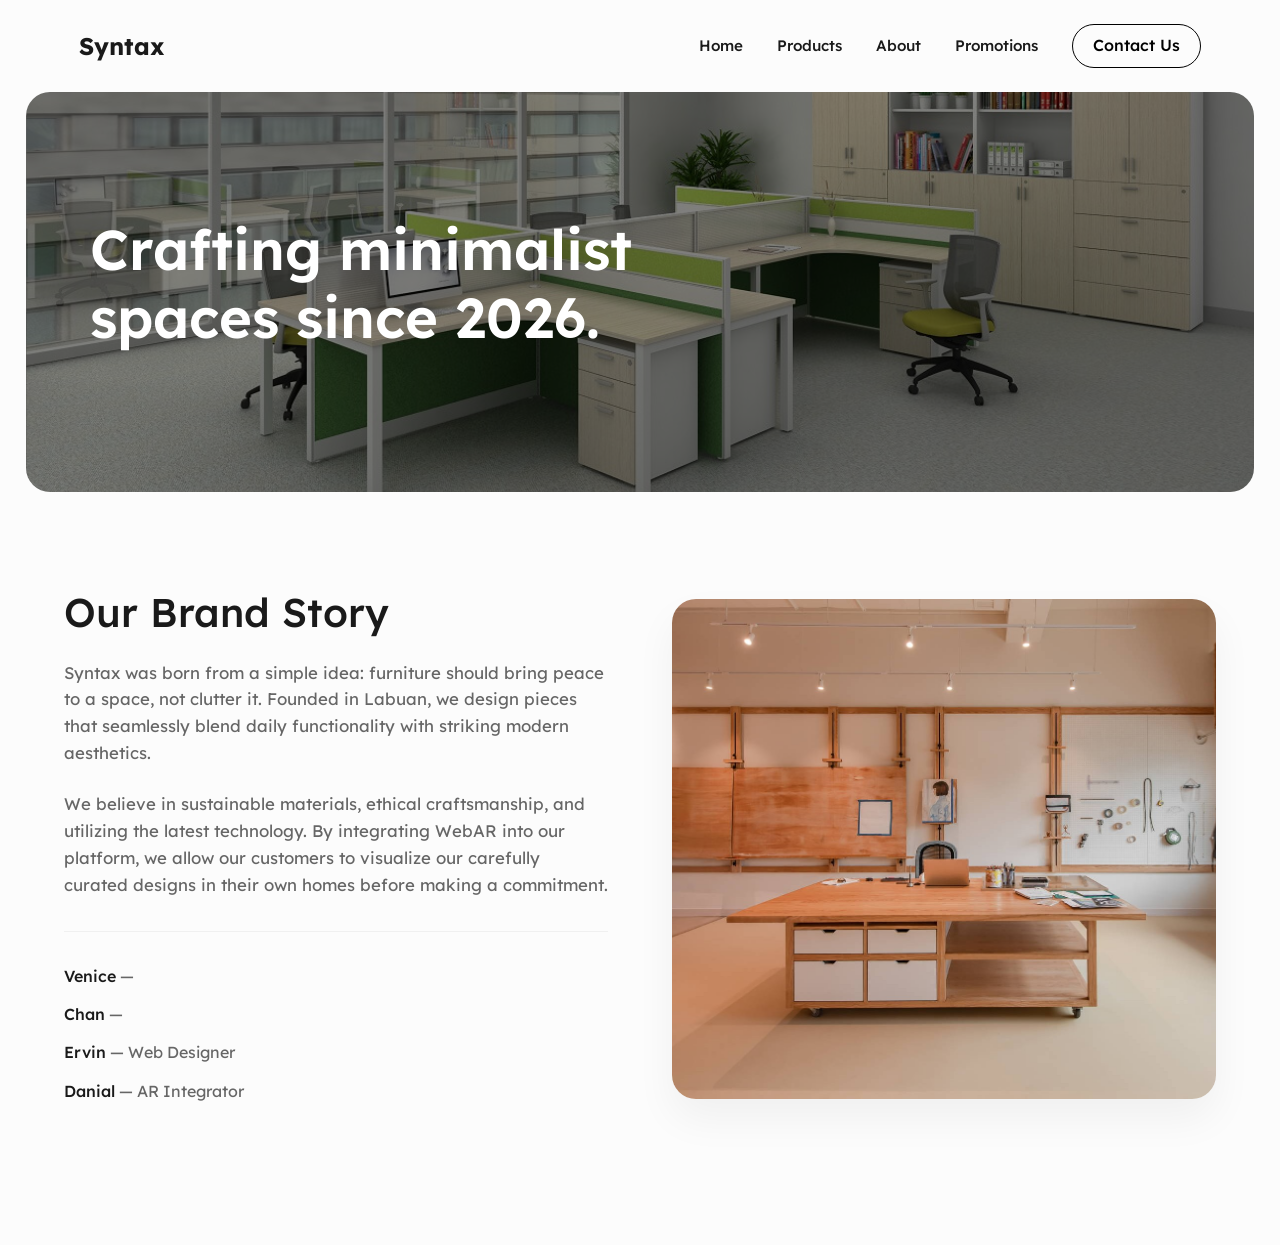
<file: about.html>
<!DOCTYPE html>
<html lang="en">
<head>
    <meta charset="UTF-8">
    <meta name="viewport" content="width=device-width, initial-scale=1.0">
    <title>Syntax Furniture | Brand Story</title>
    <link rel="stylesheet" href="css/styles.css">
</head>
<body>
    <nav>
        <div class="logo"><a href="index.html"><strong>Syntax</strong></a></div>
        <div class="links">
            <a href="index.html">Home</a>
            <a href="products.html">Products</a>
            <a href="about.html">About</a>
            <a href="promotions.html">Promotions</a>
            <a href="contact.html" class="btn btn-outline">Contact Us</a>
        </div>
    </nav>

    <div class="hero-container">
        <div class="hero" style="background-image: linear-gradient(rgba(0, 0, 0, 0.5), rgba(0, 0, 0, 0.5)), url('assets/images/about-hero.jpg'); min-height: 400px; height: 40vh;">
            <h1>Crafting minimalist<br>spaces since 2026.</h1>
        </div>
    </div>

    <div class="container" style="padding-top: 0;">
        <div class="about-grid">
            <div class="about-text">
                <h2>Our Brand Story</h2>
                <p>Syntax was born from a simple idea: furniture should bring peace to a space, not clutter it. Founded in Labuan, we design pieces that seamlessly blend daily functionality with striking modern aesthetics.</p>
                <p>We believe in sustainable materials, ethical craftsmanship, and utilizing the latest technology. By integrating WebAR into our platform, we allow our customers to visualize our carefully curated designs in their own homes before making a commitment.</p>
                
                <ul class="team-list">
                    <li><strong>Venice</strong> — </li>
                    <li><strong>Chan</strong> — </li>
                    <li><strong>Ervin</strong> — Web Designer</li>
                    <li><strong>Danial</strong> — AR Integrator</li>
                </ul>
            </div>
            
            <div>
                <img src="assets/images/about-story.jpg" alt="Furniture Design Studio" class="about-image">
            </div>
        </div>
    </div>

    <script src="js/script.js"></script>
</body>
</html>
</file>
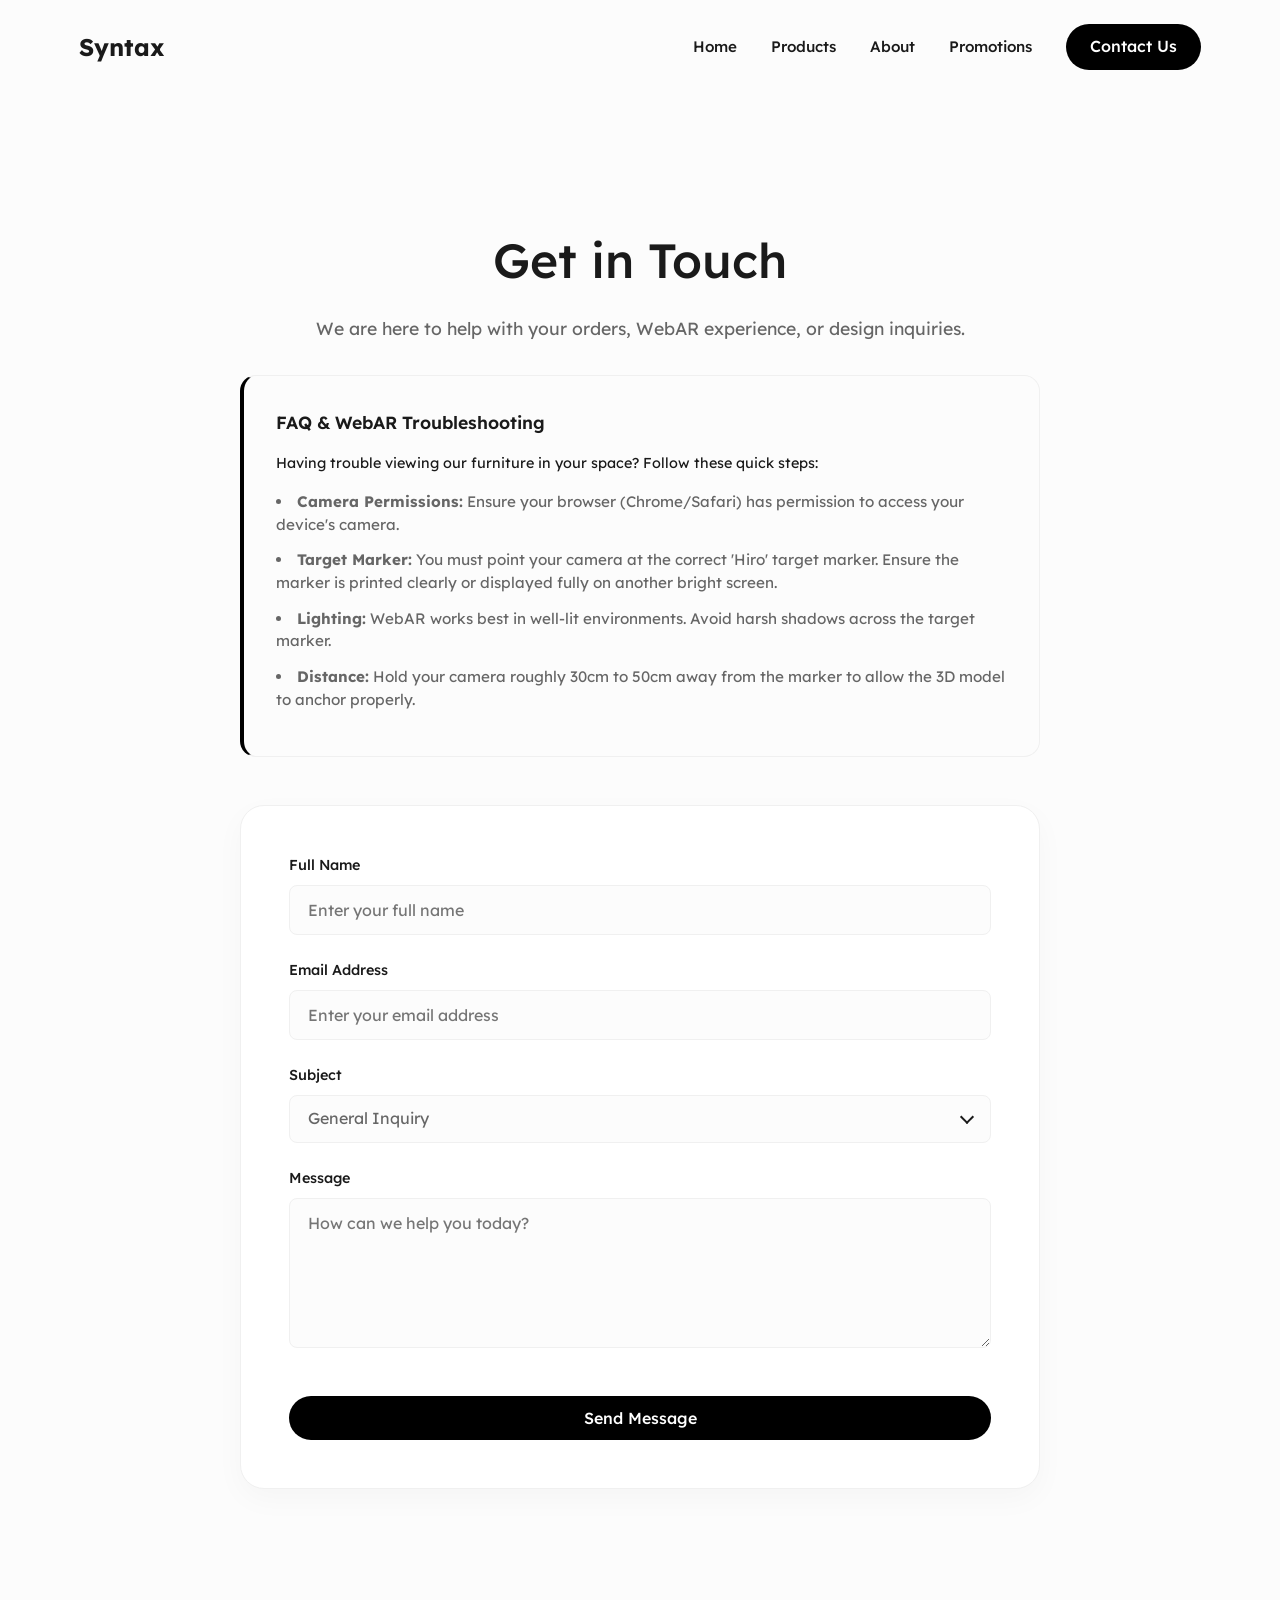
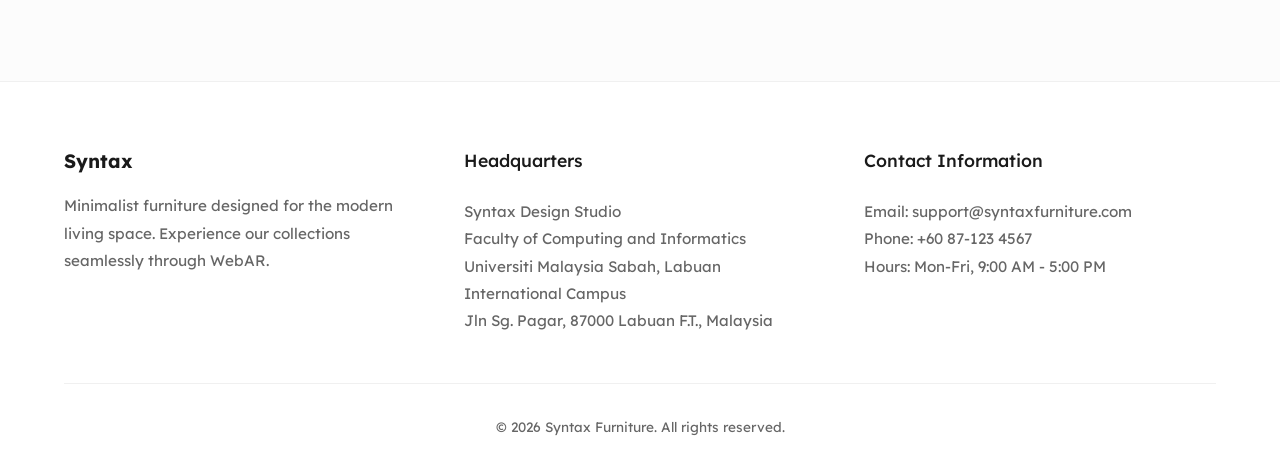
<file: contact.html>
<!DOCTYPE html>
<html lang="en">
<head>
    <meta charset="UTF-8">
    <meta name="viewport" content="width=device-width, initial-scale=1.0">
    <title>Syntax Furniture | Support & Contact</title>
    <link rel="stylesheet" href="css/styles.css">
</head>
<body>
    <nav>
        <div class="logo"><a href="index.html"><strong>Syntax</strong></a></div>
        <div class="links">
            <a href="index.html">Home</a>
            <a href="products.html">Products</a>
            <a href="about.html">About</a>
            <a href="promotions.html">Promotions</a>
            <a href="contact.html" class="btn" style="padding: 10px 24px;">Contact Us</a>
        </div>
    </nav>

    <!-- Page Header -->
    <div class="page-header">
        <h1>Get in Touch</h1>
        <p>We are here to help with your orders, WebAR experience, or design inquiries.</p>
    </div>

    <div class="container" style="padding-top: 0;">
        
        <!-- Centered Vertical Stack -->
        <div class="contact-stack">
            
            <!-- 1. WebAR Troubleshooting Guide First -->
            <div class="ar-guide-box">
                <h4>FAQ & WebAR Troubleshooting</h4>
                <p style="font-size: 0.9rem; margin-bottom: 1rem;">Having trouble viewing our furniture in your space? Follow these quick steps:</p>
                <ul>
                    <li><strong>Camera Permissions:</strong> Ensure your browser (Chrome/Safari) has permission to access your device's camera.</li>
                    <li><strong>Target Marker:</strong> You must point your camera at the correct 'Hiro' target marker. Ensure the marker is printed clearly or displayed fully on another bright screen.</li>
                    <li><strong>Lighting:</strong> WebAR works best in well-lit environments. Avoid harsh shadows across the target marker.</li>
                    <li><strong>Distance:</strong> Hold your camera roughly 30cm to 50cm away from the marker to allow the 3D model to anchor properly.</li>
                </ul>
            </div>

            <!-- 2. Contact Form Second -->
            <form class="contact-form" action="#" method="POST">
                <div class="form-group">
                    <label for="name">Full Name</label>
                    <input type="text" id="name" class="form-control" placeholder="Enter your full name" required>
                </div>
                
                <div class="form-group">
                    <label for="email">Email Address</label>
                    <input type="email" id="email" class="form-control" placeholder="Enter your email address" required>
                </div>
                
                <div class="form-group">
                    <label for="subject">Subject</label>
                    <div class="custom-select-wrapper" style="border: 1px solid var(--light-gray); border-radius: var(--radius-sm); padding: 10px 18px; background: var(--bg-color);">
                        <div class="custom-select">
                            <div class="custom-select-trigger">General Inquiry</div>
                            <div class="custom-options">
                                <span class="custom-option">General Inquiry</span>
                                <span class="custom-option">Order Support</span>
                                <span class="custom-option">WebAR Troubleshooting</span>
                                <span class="custom-option">Press & Media</span>
                            </div>
                        </div>
                    </div>
                </div>
                
                <div class="form-group">
                    <label for="message">Message</label>
                    <textarea id="message" class="form-control" placeholder="How can we help you today?" required></textarea>
                </div>
                
                <button type="submit" class="btn" style="width: 100%;">Send Message</button>
            </form>

        </div>
    </div>

    <!-- 3. Global Footer at the Bottom -->
    <footer>
        <div class="footer-grid">
            <div class="footer-col">
                <div class="logo" style="margin-bottom: 1rem; font-size: 1.2rem;"><strong>Syntax</strong></div>
                <p>Minimalist furniture designed for the modern living space. Experience our collections seamlessly through WebAR.</p>
            </div>
            <div class="footer-col">
                <h3>Headquarters</h3>
                <p>Syntax Design Studio<br>
                   Faculty of Computing and Informatics<br>
                   Universiti Malaysia Sabah, Labuan International Campus<br>
                   Jln Sg. Pagar, 87000 Labuan F.T., Malaysia</p>
            </div>
            <div class="footer-col">
                <h3>Contact Information</h3>
                <p>Email: support@syntaxfurniture.com<br>
                   Phone: +60 87-123 4567<br>
                   Hours: Mon-Fri, 9:00 AM - 5:00 PM</p>
            </div>
        </div>
        <div class="footer-bottom">
            <p>&copy; 2026 Syntax Furniture. All rights reserved.</p>
        </div>
    </footer>

    <script src="js/script.js"></script>
</body>
</html>
</file>
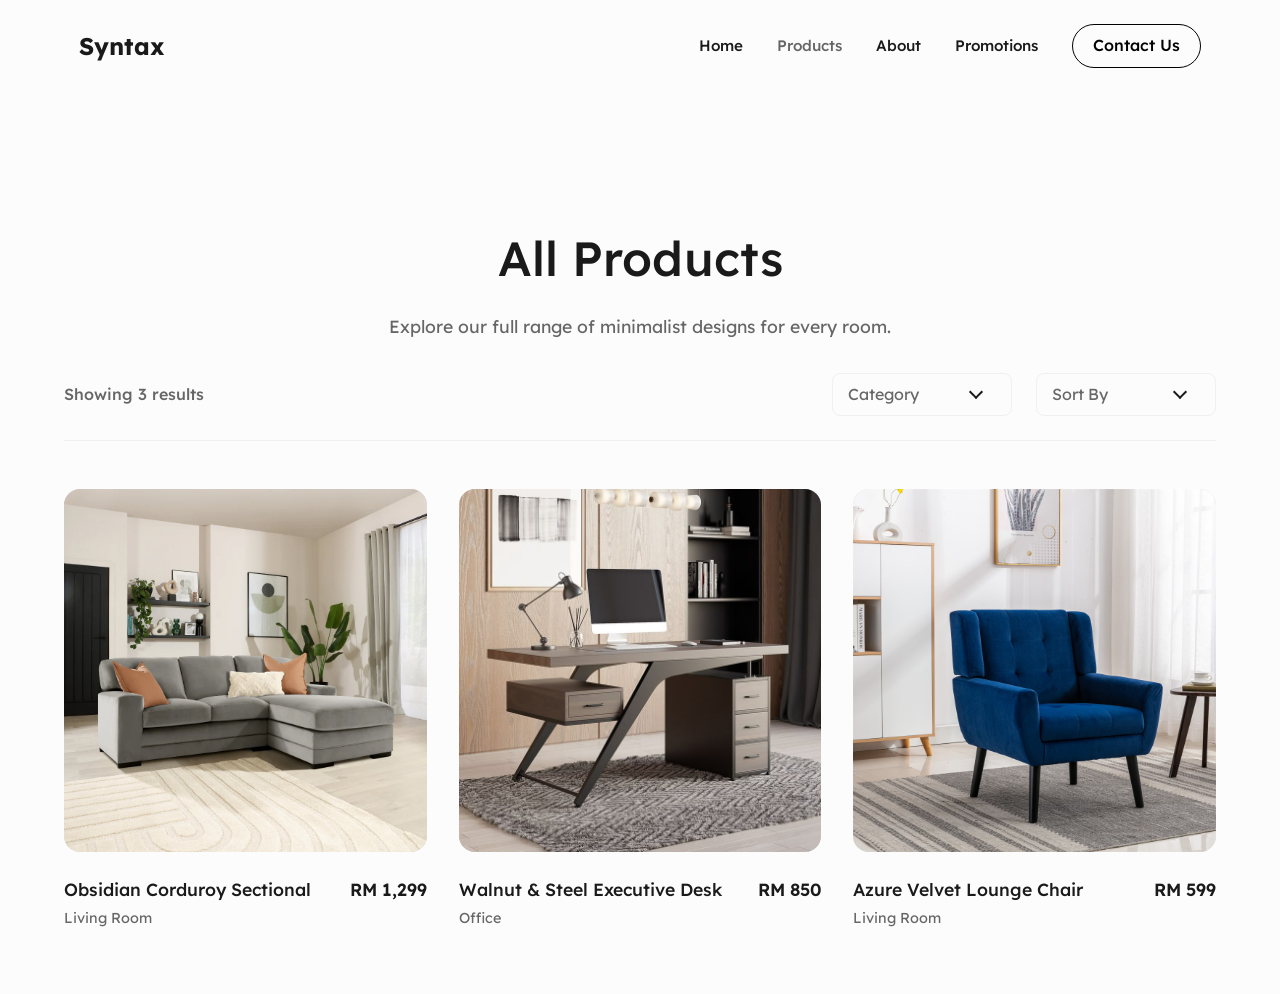
<file: products.html>
<!DOCTYPE html>
<html lang="en">
<head>
    <meta charset="UTF-8">
    <meta name="viewport" content="width=device-width, initial-scale=1.0">
    <title>Syntax Furniture | Products</title>
    <link rel="stylesheet" href="css/styles.css">
</head>
<body>
    <nav>
        <div class="logo"><a href="index.html"><strong>Syntax</strong></a></div>
        <div class="links">
            <a href="index.html">Home</a>
            <a href="products.html" style="color: var(--text-muted);">Products</a>
            <a href="about.html">About</a>
            <a href="promotions.html">Promotions</a>
            <a href="contact.html" class="btn btn-outline">Contact Us</a>
        </div>
    </nav>

    <div class="page-header">
        <h1>All Products</h1>
        <p>Explore our full range of minimalist designs for every room.</p>
    </div>

    <div class="container" style="padding-top: 0;">
        
        <div class="filter-bar">
            <p style="font-weight: 500; color: var(--text-muted);">Showing 3 results</p>
            
            <div class="filter-group">
                <div class="custom-select-wrapper">
                    <div class="custom-select">
                        <div class="custom-select-trigger">Category</div>
                        <div class="custom-options">
                            <span class="custom-option">All</span>
                            <span class="custom-option">Living Room</span>
                            <span class="custom-option">Bedroom</span>
                            <span class="custom-option">Office</span>
                        </div>
                    </div>
                </div>

                <div class="custom-select-wrapper">
                    <div class="custom-select">
                        <div class="custom-select-trigger">Sort By</div>
                        <div class="custom-options">
                            <span class="custom-option">Newest</span>
                            <span class="custom-option">Price: Low to High</span>
                            <span class="custom-option">Price: High to Low</span>
                        </div>
                    </div>
                </div>
            </div>
        </div>

        <div class="product-grid">
            <div class="card">
                <a href="product-detail/product-detail.html"><img src="assets/images/sofa-2d.png" alt="Obsidian Corduroy Sectional"></a>
                <div class="card-info">
                    <div>
                        <h3>Obsidian Corduroy Sectional</h3>
                        <p class="subtitle">Living Room</p>
                    </div>
                    <p class="price">RM 1,299</p>
                </div>
            </div>
            
            <div class="card">
                <a href="product-detail/product-detail-2.html"><img src="assets/images/desk-2d.jpg" alt="Walnut & Steel Executive Desk"></a>
                <div class="card-info">
                    <div>
                        <h3>Walnut & Steel Executive Desk</h3>
                        <p class="subtitle">Office</p>
                    </div>
                    <p class="price">RM 850</p>
                </div>
            </div>

            <div class="card">
                <a href="product-detail/product-detail-3.html"><img src="assets/images/chair-2d.png" alt="Azure Velvet Lounge Chair"></a>
                <div class="card-info">
                    <div>
                        <h3>Azure Velvet Lounge Chair</h3>
                        <p class="subtitle">Living Room</p>
                    </div>
                    <p class="price">RM 599</p>
                </div>
            </div>

        </div>
    </div>

    <script src="js/script.js"></script>
</body>
</html>
</file>
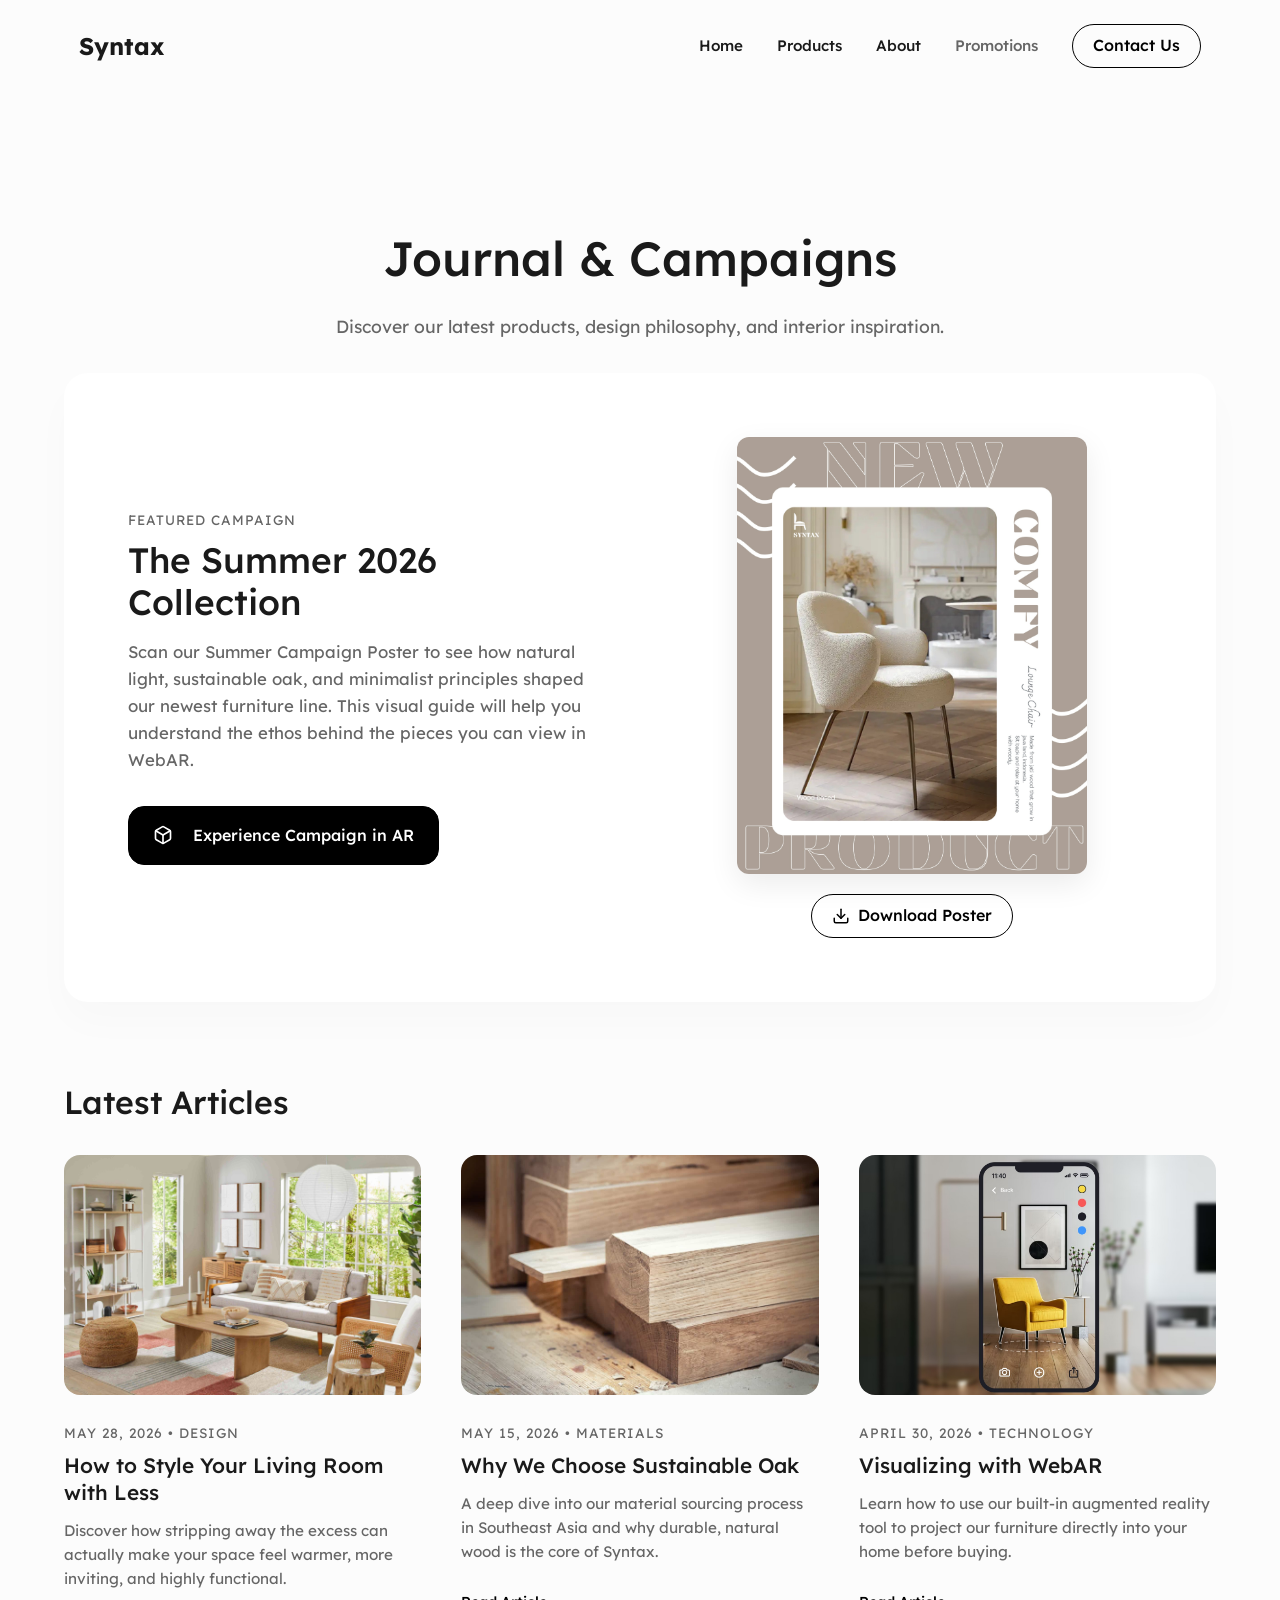
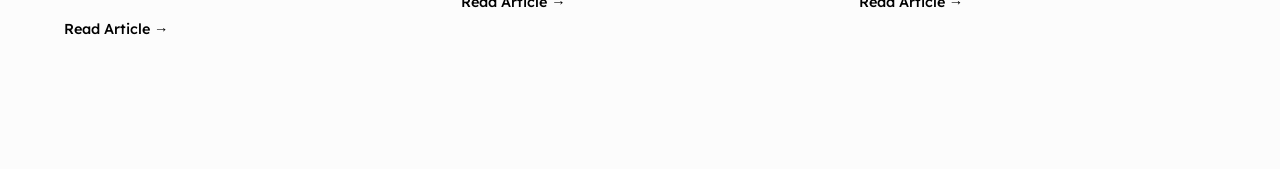
<file: promotions.html>
<!DOCTYPE html>
<html lang="en">
<head>
    <meta charset="UTF-8">
    <meta name="viewport" content="width=device-width, initial-scale=1.0">
    <title>Syntax Furniture | Promotions</title>
    <link rel="stylesheet" href="css/styles.css">
</head>
<body>
    <nav>
        <div class="logo"><a href="index.html"><strong>Syntax</strong></a></div>
        <div class="links">
            <a href="index.html">Home</a>
            <a href="products.html">Products</a>
            <a href="about.html">About</a>
            <a href="promotions.html" style="color: var(--text-muted);">Promotions</a>
            <a href="contact.html" class="btn btn-outline">Contact Us</a>
        </div>
    </nav>

    <div class="page-header">
        <h1>Journal & Campaigns</h1>
        <p>Discover our latest products, design philosophy, and interior inspiration.</p>
    </div>

    <div class="container" style="padding-top: 0;">
        
        <div class="campaign-section">
            <div class="campaign-text">
                <span class="blog-date">Featured Campaign</span>
                <h2>The Summer 2026 Collection</h2>
                <p>
                    Scan our Summer Campaign Poster to see how natural light, sustainable oak, and minimalist principles shaped our newest furniture line. This visual guide will help you understand the ethos behind the pieces you can view in WebAR.
                </p>
                <a href="ar/ar-promotion.html" class="btn btn-ar" style="display: inline-flex; width: fit-content; margin-top: 15px;">
                    <svg viewBox="0 0 24 24" fill="none" stroke="currentColor" stroke-width="2" stroke-linecap="round" stroke-linejoin="round" style="margin-right: 8px;">
                        <path d="M21 16V8a2 2 0 0 0-1-1.73l-7-4a2 2 0 0 0-2 0l-7 4A2 2 0 0 0 3 8v8a2 2 0 0 0 1 1.73l7 4a2 2 0 0 0 2 0l7-4A2 2 0 0 0 21 16z"></path>
                        <polyline points="3.27 6.96 12 12.01 20.73 6.96"></polyline>
                        <line x1="12" y1="22.08" x2="12" y2="12"></line>
                    </svg>
                    Experience Campaign in AR
                </a>
            </div>
            
            <div style="display: flex; flex-direction: column; align-items: center; justify-content: center; width: 100%;">
                
                <img src="assets/images/promotion.jpeg" alt="Summer 2026 Campaign Poster" style="width: 75%; max-width: 350px; height: auto; border-radius: 12px; box-shadow: 0 10px 30px rgba(0,0,0,0.08); margin-bottom: 20px;">
                
                <a href="assets/images/promotion.jpeg" download="Syntax_Summer_Campaign_Poster.jpg" class="btn btn-outline" style="display: inline-flex; align-items: center;">
                    <svg width="18" height="18" viewBox="0 0 24 24" fill="none" stroke="currentColor" stroke-width="2" stroke-linecap="round" stroke-linejoin="round" style="margin-right: 8px;">
                        <path d="M21 15v4a2 2 0 0 1-2 2H5a2 2 0 0 1-2-2v-4"></path>
                        <polyline points="7 10 12 15 17 10"></polyline>
                        <line x1="12" y1="15" x2="12" y2="3"></line>
                    </svg>
                    Download Poster
                </a>

            </div>
        </div>

        <div class="section-header">
            <h2>Latest Articles</h2>
        </div>

        <div class="blog-grid">
            <div class="blog-card">
                <a href="#"><img src="assets/images/blog-1.jpg" alt="Minimalist Living Room" class="blog-image"></a>
                <span class="blog-date">May 28, 2026 • Design</span>
                <a href="#" style="text-decoration: none; color: inherit;"><h3 class="blog-title">How to Style Your Living Room with Less</h3></a>
                <p class="blog-excerpt">Discover how stripping away the excess can actually make your space feel warmer, more inviting, and highly functional.</p>
                <a href="#" class="link-view-all" style="font-size: 0.9rem;">Read Article &rarr;</a>
            </div>

            <div class="blog-card">
                <a href="#"><img src="assets/images/blog-2.jpg" alt="Oak Wood Textures" class="blog-image"></a>
                <span class="blog-date">May 15, 2026 • Materials</span>
                <a href="#" style="text-decoration: none; color: inherit;"><h3 class="blog-title">Why We Choose Sustainable Oak</h3></a>
                <p class="blog-excerpt">A deep dive into our material sourcing process in Southeast Asia and why durable, natural wood is the core of Syntax.</p>
                <a href="#" class="link-view-all" style="font-size: 0.9rem;">Read Article &rarr;</a>
            </div>

            <div class="blog-card">
                <a href="#"><img src="assets/images/blog-3.jpg" alt="WebAR Phone Mockup" class="blog-image"></a>
                <span class="blog-date">April 30, 2026 • Technology</span>
                <a href="#" style="text-decoration: none; color: inherit;"><h3 class="blog-title">Visualizing with WebAR</h3></a>
                <p class="blog-excerpt">Learn how to use our built-in augmented reality tool to project our furniture directly into your home before buying.</p>
                <a href="#" class="link-view-all" style="font-size: 0.9rem;">Read Article &rarr;</a>
            </div>
        </div>

    </div>

    <script src="js/script.js"></script>
</body>
</html>
</file>
<file: css/styles.css>
/* Import Lexend Font from Google Fonts */
@import url('https://fonts.googleapis.com/css2?family=Lexend:wght@300;400;500;600;700&display=swap');

:root {
    --bg-color: #fcfcfc;
    --text-color: #1a1a1a;
    --text-muted: #666666;
    --accent-color: #000000;
    --light-gray: #f0f0f0;
    --white: #ffffff;
    --radius-lg: 24px;
    --radius-md: 16px;
    --radius-sm: 8px;
}

/* Hide scrollbar for Chrome, Safari and Opera */
body::-webkit-scrollbar {
    display: none;
}

/* Hide scrollbar for IE, Edge and Firefox */
body {
    -ms-overflow-style: none;  /* IE and Edge */
    scrollbar-width: none;  /* Firefox */
}

* {
    margin: 0;
    padding: 0;
    box-sizing: border-box;
    font-family: 'Lexend', sans-serif;
}

body {
    background-color: var(--bg-color);
    color: var(--text-color);
    line-height: 1.6;
}

/* Navigation */
nav {
    display: flex;
    justify-content: space-between;
    align-items: center;
    padding: 1.5rem 5%;
    background: transparent;
}

nav a {
    text-decoration: none;
    color: var(--text-color);
    margin: 0 15px;
    font-weight: 500;
    font-size: 0.95rem;
    transition: color 0.3s;
}

nav a:hover {
    color: var(--text-muted);
}

.logo a {
    text-decoration: none;
    color: var(--text-color);
    font-size: 1.5rem;
    font-weight: 600;
}

/* Hero Section (Matching Reference) */
.hero-container {
    padding: 0 2%;
    margin-bottom: 6rem;
}

.hero {
    position: relative;
    background-image: linear-gradient(rgba(0, 0, 0, 0.4), rgba(0, 0, 0, 0.4)), url('../assets/images/hero-bg.jpg');
    background-size: cover;
    background-position: center;
    height: 60vh;
    min-height: 500px;
    border-radius: var(--radius-lg);
    display: flex;
    flex-direction: column;
    justify-content: center;
    padding: 4rem;
    color: var(--white);
}

.hero h1 {
    font-size: 3.5rem;
    font-weight: 600;
    max-width: 600px;
    line-height: 1.2;
    margin-bottom: 1rem;
}

/* Floating Search/Filter Bar */
.search-bar {
    position: absolute;
    bottom: -40px; /* Overlaps the bottom of the hero image */
    left: 50%;
    transform: translateX(-50%);
    background: var(--white);
    padding: 1.5rem 2rem;
    border-radius: var(--radius-lg);
    box-shadow: 0 10px 30px rgba(0,0,0,0.08);
    display: flex;
    gap: 2rem;
    width: 90%;
    max-width: 1000px;
    align-items: center;
    color: var(--text-color);
}

.search-field {
    display: flex;
    flex-direction: column;
    flex: 1;
}

.search-field label {
    font-size: 0.8rem;
    font-weight: 600;
    margin-bottom: 0.3rem;
}

/* Custom Modern Dropdown Styles */
.custom-select-wrapper {
    position: relative;
    -webkit-user-select: none;
    user-select: none;
    width: 100%;
}
.custom-select {
    position: relative;
    display: flex;
    flex-direction: column;
}

.custom-select-trigger {
    position: relative;
    display: flex;
    align-items: center;
    justify-content: space-between;
    font-size: 1rem;
    color: var(--text-muted);
    cursor: pointer;
    background: transparent;
    padding-right: 15px; 
}

/* Custom CSS Arrow */
.custom-select-trigger::after {
    content: '';
    position: absolute;
    right: 0;
    width: 8px;
    height: 8px;
    border-bottom: 2px solid var(--text-color);
    border-right: 2px solid var(--text-color);
    transform: translateY(-2px) rotate(45deg);
    transition: transform 0.3s ease;
}

/* Arrow flips up when open */
.custom-select.open .custom-select-trigger::after {
    transform: translateY(2px) rotate(-135deg);
}

/* The Floating Menu */
.custom-options {
    position: absolute;
    top: 120%;
    left: -15px;
    right: 0;
    background: var(--white);
    border-radius: var(--radius-sm);
    box-shadow: 0 10px 30px rgba(0,0,0,0.1);
    opacity: 0;
    visibility: hidden;
    pointer-events: none;
    transition: all 0.2s ease;
    z-index: 100;
    min-width: 180px;
    overflow: hidden;
}

.custom-select.open .custom-options {
    opacity: 1;
    visibility: visible;
    pointer-events: all;
    top: 100%;
}

.custom-option {
    display: block;
    padding: 12px 15px;
    font-size: 0.95rem;
    color: var(--text-color);
    cursor: pointer;
    transition: background 0.2s;
}

.custom-option:hover {
    background-color: var(--light-gray);
}

/* Buttons */
.btn {
    display: inline-block;
    padding: 12px 32px;
    background-color: var(--accent-color);
    color: var(--white);
    text-decoration: none;
    border: none;
    border-radius: 50px; 
    cursor: pointer;
    font-size: 1rem;
    font-weight: 500;
    transition: transform 0.2s;
}

.btn:hover {
    transform: scale(1.02);
}

/* Layouts */
.container {
    padding: 4rem 5%;
    max-width: 1400px;
    margin: 0 auto;
}

.section-header {
    display: flex;
    justify-content: space-between;
    align-items: flex-end;
    margin-bottom: 2rem;
}

.section-header h2 {
    font-size: 2rem;
    font-weight: 500;
    max-width: 500px;
    line-height: 1.3;
}

/* Cards */
.product-grid {
    display: grid;
    grid-template-columns: repeat(auto-fit, minmax(320px, 1fr));
    gap: 2rem;
}

.card {
    background: transparent;
    border: none;
    text-align: left;
}

.card img {
    width: 100%;
    height: auto;
    aspect-ratio: 1 / 1;
    object-fit: contain;
    background-color: #dbdbdb;
    border-radius: var(--radius-md);
    margin-bottom: 1rem;
    transition: transform 0.3s ease;
}

.card:hover img {
    transform: scale(1.03);
}

.card-info {
    display: flex;
    justify-content: space-between;
    align-items: flex-start;
}

.card h3 {
    font-size: 1.1rem;
    font-weight: 500;
}

.card p.price {
    font-weight: 600;
    font-size: 1.1rem;
}

.card p.subtitle {
    font-size: 0.9rem;
    color: var(--text-muted);
    margin-top: 0.2rem;
}

.btn-outline {
    padding: 8px 20px;
    background: transparent;
    border: 1px solid var(--accent-color);
    color: var(--accent-color);
}

.btn-outline:hover {
    background: var(--accent-color);
    color: var(--white);
}

.search-divider {
    width: 1px; 
    background: #e0e0e0; 
    height: 40px;
}

.link-view-all {
    color: var(--accent-color);
    font-weight: 500;
    text-decoration: none;
}

.link-view-all:hover {
    opacity: 0.7;
}

/* --- About Page Styles --- */
.about-grid {
    display: grid;
    grid-template-columns: 1fr 1fr;
    gap: 4rem;
    align-items: center;
    margin-bottom: 4rem;
}

.about-text h2 {
    font-size: 2.5rem;
    font-weight: 500;
    margin-bottom: 1.5rem;
    line-height: 1.2;
}

.about-text p {
    color: var(--text-muted);
    margin-bottom: 1.5rem;
    font-size: 1.05rem;
}

.about-image {
    width: 100%;
    height: 500px;
    object-fit: cover;
    border-radius: var(--radius-lg);
    box-shadow: 0 20px 40px rgba(0,0,0,0.05);
}

.team-list {
    list-style: none;
    margin-top: 2rem;
    padding-top: 2rem;
    border-top: 1px solid var(--light-gray);
}

.team-list li {
    margin-bottom: 0.8rem;
    color: var(--text-muted);
}

.team-list strong {
    color: var(--text-color);
    font-weight: 500;
}

@media (max-width: 900px) {
    .about-grid {
        grid-template-columns: 1fr;
        gap: 2rem;
    }
    .about-image {
        height: 350px;
    }
}

/* --- Standard Page Headers --- */
.page-header {
    padding: 8rem 5% 2rem;
    text-align: center;
}

.page-header h1 {
    font-size: 3rem;
    font-weight: 500;
    margin-bottom: 1rem;
}

.page-header p {
    color: var(--text-muted);
    font-size: 1.1rem;
}

/* --- Inline Filter Bar (For Products Page) --- */
.filter-bar {
    display: flex;
    flex-wrap: wrap;
    gap: 2rem;
    margin-bottom: 3rem;
    justify-content: space-between;
    align-items: center;
    padding-bottom: 1.5rem;
    border-bottom: 1px solid var(--light-gray);
}

.filter-group {
    display: flex;
    gap: 1.5rem;
}

.filter-bar .custom-select-wrapper {
    width: 180px;
    border: 1px solid var(--light-gray);
    border-radius: var(--radius-sm);
    padding: 8px 15px;
}

.filter-bar .custom-select-trigger::after {
    right: 15px;
}

/* --- Product Detail Page Styles --- */
.breadcrumb {
    padding: 2rem 5% 0;
    font-size: 0.9rem;
    color: var(--text-muted);
}

.breadcrumb a {
    color: var(--text-muted);
    text-decoration: none;
    transition: color 0.2s;
}

.breadcrumb a:hover {
    color: var(--text-color);
}

.product-detail-grid {
    display: grid;
    grid-template-columns: 1fr 1fr;
    gap: 4rem;
    align-items: start;
    margin-bottom: 4rem;
}

.product-detail-image img {
    width: 100%;
    height: auto;
    aspect-ratio: 1 / 1;
    object-fit: contain;
    background-color: #dbdbdb;
    border-radius: var(--radius-lg);
    box-shadow: 0 10px 30px rgba(0,0,0,0.05);
}

.product-detail-info h1 {
    font-size: 2.5rem;
    font-weight: 500;
    margin-bottom: 0.5rem;
    line-height: 1.2;
}

.product-detail-info .price {
    font-size: 1.5rem;
    font-weight: 600;
    margin-bottom: 1.5rem;
}

.product-detail-info p.desc {
    color: var(--text-muted);
    margin-bottom: 2rem;
    font-size: 1.05rem;
    line-height: 1.7;
}

.spec-list {
    list-style: none;
    margin-bottom: 2.5rem;
    border-top: 1px solid var(--light-gray);
    padding-top: 1.5rem;
}

.spec-list li {
    display: flex;
    justify-content: space-between;
    padding-bottom: 0.8rem;
    border-bottom: 1px solid var(--light-gray);
    margin-bottom: 0.8rem;
    font-size: 0.95rem;
}

.spec-list li span:first-child {
    color: var(--text-muted);
}

.spec-list li span:last-child {
    font-weight: 500;
}

.btn-ar {
    display: flex !important;
    align-items: center;
    justify-content: center;
    gap: 12px;
    padding: 16px 24px;
    width: 100%;
    background-color: var(--accent-color);
    color: var(--white);
    border-radius: var(--radius-md);
    font-size: 1rem;
    font-weight: 500;
    transition: all 0.3s cubic-bezier(0.4, 0, 0.2, 1);
    border: 1px solid var(--accent-color);
    text-decoration: none;
    cursor: pointer;
}

.btn-ar:hover {
    background-color: transparent;
    color: var(--accent-color);
    transform: translateY(-2px);
    box-shadow: 0 8px 16px rgba(0,0,0,0.1);
}

.btn-ar svg {
    width: 20px;
    height: 20px;
}

.btn-cart {
    display: flex !important;
    align-items: center;
    justify-content: center;
    gap: 12px;
    padding: 16px 24px;
    width: 100%;
    background-color: var(--white);
    color: var(--accent-color);
    border-radius: var(--radius-md);
    font-size: 1rem;
    font-weight: 500;
    transition: all 0.3s cubic-bezier(0.4, 0, 0.2, 1);
    border: 1px solid var(--accent-color);
    text-decoration: none;
    cursor: pointer;
}

.btn-cart:hover {
    background-color: var(--accent-color);
    color: var(--white);
    transform: translateY(-2px);
    box-shadow: 0 8px 16px rgba(0,0,0,0.1);
}

.product-actions {
    display: flex;
    flex-direction: column;
    gap: 12px;
    margin-top: 20px;
}

.close-ar {
    position: absolute;
    top: 20px;
    right: 20px;
    z-index: 10000;
    background: var(--white);
    color: var(--accent-color);
    border-radius: var(--radius-sm);
}

.modal-overlay {
    display: none;
    position: fixed;
    top: 0;
    left: 0;
    width: 100%;
    height: 100%;
    background: rgba(0, 0, 0, 0.7);
    z-index: 9999;
    justify-content: center;
    align-items: center;
    backdrop-filter: blur(4px);
}

.modal-content {
    background: var(--bg-color, #ffffff);
    padding: 40px;
    border-radius: var(--radius-md, 12px);
    max-width: 500px;
    width: 90%;
    position: relative;
    box-shadow: 0 10px 30px rgba(0,0,0,0.2);
}

.close-modal {
    position: absolute;
    top: 20px;
    right: 25px;
    font-size: 28px;
    font-weight: bold;
    color: var(--text-muted, #666);
    cursor: pointer;
    line-height: 1;
}

.close-modal:hover {
    color: var(--text-color, #000);
}

.modal-content h3 {
    margin-top: 0;
    margin-bottom: 15px;
}

.modal-content ol {
    margin-bottom: 25px;
    padding-left: 20px;
    line-height: 1.6;
}

.modal-actions {
    display: flex;
    gap: 15px;
}

.modal-actions .btn {
    flex: 1;
    text-align: center;
    justify-content: center;
}

@media (max-width: 900px) {
    .product-detail-grid {
        grid-template-columns: 1fr;
        gap: 2rem;
    }
}

/* --- Promotions & Blog Page Styles --- */
.campaign-section {
    background-color: var(--white);
    border-radius: var(--radius-lg);
    padding: 4rem;
    margin-bottom: 5rem;
    box-shadow: 0 20px 40px rgba(0,0,0,0.02);
    display: grid;
    grid-template-columns: 1fr 1fr;
    gap: 4rem;
    align-items: center;
}

.campaign-text h2 {
    font-size: 2.2rem;
    font-weight: 500;
    margin-bottom: 1rem;
    line-height: 1.2;
}

.campaign-text p {
    color: var(--text-muted);
    font-size: 1.05rem;
    margin-bottom: 2rem;
}

.campaign-video-wrapper {
    width: 100%;
    border-radius: var(--radius-md);
    overflow: hidden;
    box-shadow: 0 10px 30px rgba(0,0,0,0.08);
    position: relative;
}

.campaign-video-wrapper video {
    width: 100%;
    display: block;
    outline: none;
}

.blog-grid {
    display: grid;
    grid-template-columns: repeat(auto-fit, minmax(320px, 1fr));
    gap: 2.5rem;
    margin-bottom: 4rem;
}

.blog-card {
    background: transparent;
    border: none;
    transition: transform 0.3s ease;
}

.blog-card:hover {
    transform: translateY(-5px);
}

.blog-image {
    height: 240px;
    width: 100%;
    object-fit: cover;
    border-radius: var(--radius-md);
    margin-bottom: 1.2rem;
}

.blog-date {
    color: var(--text-muted);
    font-size: 0.85rem;
    margin-bottom: 0.5rem;
    display: block;
    text-transform: uppercase;
    letter-spacing: 1px;
}

.blog-title {
    font-size: 1.3rem;
    font-weight: 500;
    margin-bottom: 0.8rem;
    line-height: 1.3;
}

.blog-excerpt {
    color: var(--text-muted);
    font-size: 0.95rem;
    margin-bottom: 1.5rem;
    line-height: 1.6;
}

@media (max-width: 900px) {
    .campaign-section {
        grid-template-columns: 1fr;
        padding: 2rem;
        gap: 2rem;
    }
}

/* --- Contact Page Styles --- */
.contact-grid {
    display: grid;
    grid-template-columns: 1fr 1.2fr; 
    gap: 5rem;
    margin-bottom: 4rem;
}

.form-group {
    margin-bottom: 1.5rem;
}

.form-group label {
    display: block;
    font-size: 0.9rem;
    font-weight: 500;
    margin-bottom: 0.5rem;
    color: var(--text-color);
}

.form-control {
    width: 100%;
    padding: 14px 18px;
    border: 1px solid var(--light-gray);
    border-radius: var(--radius-sm);
    font-size: 1rem;
    font-family: 'Lexend', sans-serif;
    color: var(--text-color);
    background-color: var(--bg-color);
    transition: border-color 0.3s, box-shadow 0.3s;
    outline: none;
}

.form-control:focus {
    border-color: var(--accent-color);
    box-shadow: 0 0 0 3px rgba(0,0,0,0.05);
}

textarea.form-control {
    resize: vertical;
    min-height: 150px;
}

.contact-info-block {
    margin-bottom: 3rem;
}

.contact-info-block h3 {
    font-size: 1.3rem;
    font-weight: 500;
    margin-bottom: 1rem;
}

.contact-info-block p {
    color: var(--text-muted);
    line-height: 1.8;
    margin-bottom: 0.5rem;
}

.ar-guide-box h4 {
    font-size: 1.1rem;
    font-weight: 600;
    margin-bottom: 1rem;
}

.ar-guide-box ul {
    list-style-position: inside;
    color: var(--text-muted);
}

.ar-guide-box li {
    margin-bottom: 0.8rem;
    font-size: 0.95rem;
    line-height: 1.5;
}

@media (max-width: 900px) {
    .contact-grid {
        grid-template-columns: 1fr;
        gap: 3rem;
    }
    .contact-form {
        padding: 2rem;
    }
}

/* --- Footer Styles --- */
footer {
    background-color: var(--white);
    border-top: 1px solid var(--light-gray);
    padding: 4rem 5% 2rem;
    margin-top: 4rem;
}

.footer-grid {
    display: grid;
    grid-template-columns: repeat(auto-fit, minmax(250px, 1fr));
    gap: 3rem;
    max-width: 1400px;
    margin: 0 auto;
    margin-bottom: 3rem;
}

.footer-col h3 {
    font-size: 1.1rem;
    font-weight: 500;
    margin-bottom: 1.5rem;
}

.footer-col p {
    color: var(--text-muted);
    line-height: 1.8;
    font-size: 0.95rem;
}

.footer-bottom {
    text-align: center;
    padding-top: 2rem;
    border-top: 1px solid var(--light-gray);
    color: var(--text-muted);
    font-size: 0.85rem;
}

/* --- Single Column Contact Layout --- */
.contact-stack {
    max-width: 800px; 
    margin: 0 auto;
    display: flex;
    flex-direction: column;
    gap: 3rem;
    margin-bottom: 4rem;
}

.contact-form {
    background: var(--white);
    padding: 3rem;
    border-radius: var(--radius-lg);
    box-shadow: 0 10px 30px rgba(0,0,0,0.03);
    border: 1px solid var(--light-gray);
    height: auto; 
}

.ar-guide-box {
    background-color: var(--bg-color);
    padding: 2rem;
    border-radius: var(--radius-md);
    border: 1px solid var(--light-gray);
    border-left: 4px solid var(--accent-color);
    height: auto; 
}

.contact-form button[type="submit"] {
    margin-top: 1rem; 
}

/* --- Global Cart Modal Styles --- */
.cart-modal-overlay {
    display: none; 
    position: fixed;
    top: 0; left: 0; width: 100%; height: 100%;
    background: rgba(0, 0, 0, 0.7);
    z-index: 20000; 
    justify-content: center; align-items: center;
    backdrop-filter: blur(4px);
    pointer-events: auto;
}

.cart-modal-content {
    background: #fff;
    padding: 30px;
    border-radius: 16px;
    text-align: center;
    max-width: 90%; width: 350px;
    box-shadow: 0 10px 30px rgba(0,0,0,0.3);
}

.cart-modal-content h3 { 
    margin-top: 0; 
    margin-bottom: 10px; 
    color: #000; 
    font-size: 1.4rem; 
}

.cart-modal-content p { 
    color: #666; 
    font-size: 0.95rem; 
    margin-bottom: 25px; 
    line-height: 1.5; 
}

.cart-modal-actions { 
    display: flex; 
    flex-direction: column; 
    gap: 12px; 
}

.btn-modal-primary { 
    background: #000; 
    color: #fff; 
    padding: 12px; 
    border: none; 
    border-radius: 50px; 
    font-weight: 500; 
    cursor: pointer; 
    font-size: 1rem; 
    font-family: 'Lexend', sans-serif; 
}

.btn-modal-secondary { 
    background: transparent; 
    color: #000; 
    padding: 12px; 
    border: 1px solid #000; 
    border-radius: 50px; 
    font-weight: 500; 
    cursor: pointer; 
    text-decoration: none; 
    font-size: 1rem; 
    display: block; 
    font-family: 'Lexend', sans-serif; 
}

.btn-modal-secondary:hover { 
    background: #f0f0f0; 
}

/* --- AR View Specific Styles --- */
.ar-body { 
    margin: 0; 
    overflow: hidden; 
    background-color: #000; 
}

.ui-layer { 
    position: absolute; 
    z-index: 10000; 
    pointer-events: none; 
}

.clickable { 
    pointer-events: auto; 
}

.top-nav { 
    top: 0; 
    left: 0; 
    width: 100%; 
    padding: 20px 5%; 
    display: flex; 
    justify-content: space-between; 
    align-items: center; 
    box-sizing: border-box; 
}

.ar-title { 
    color: #fff; 
    font-size: 1.2rem; 
    font-weight: 500; 
    text-shadow: 1px 1px 3px rgba(0,0,0,0.8); 
}

.icon-btn { 
    background: rgba(0,0,0,0.5); 
    border: 1px solid #fff; 
    color: #fff; 
    width: 44px; 
    height: 44px; 
    border-radius: 8px; 
    display: flex; 
    justify-content: center; 
    align-items: center; 
    cursor: pointer; 
    backdrop-filter: blur(4px); 
    transition: 0.2s; 
}

.icon-btn:hover { 
    background: #fff; 
    color: #000; 
}

.side-menu { 
    position: fixed; 
    top: 0; 
    right: 0; 
    width: 300px; 
    height: 100%; 
    background: #fcfcfc; 
    box-shadow: -5px 0 20px rgba(0,0,0,0.2); 
    transform: translateX(105%); 
    transition: transform 0.3s cubic-bezier(0.4, 0, 0.2, 1); 
    z-index: 10001; 
    padding: 20px; 
    overflow-y: auto; 
    pointer-events: auto; 
}

.side-menu.active { 
    transform: translateX(0); 
}

.menu-header { 
    display: flex; 
    justify-content: space-between; 
    align-items: center; 
    margin-bottom: 20px; 
    border-bottom: 1px solid #eee; 
    padding-bottom: 10px; 
}

.menu-header h3 { 
    margin: 0; 
    font-size: 1.2rem; 
    color: #000; 
}

.close-menu-btn { 
    background: none; 
    border: none; 
    font-size: 24px; 
    cursor: pointer; 
    color: #666; 
}

.menu-product { 
    display: flex; 
    align-items: center; 
    gap: 15px; 
    margin-bottom: 15px; 
    text-decoration: none; 
    color: #000; 
    border: 1px solid #eee; 
    padding: 10px; 
    border-radius: 8px; 
    transition: 0.2s; 
}

.menu-product:hover { 
    border-color: #000; 
    background: #f9f9f9; 
}

.menu-product img { 
    width: 60px; 
    height: 60px; 
    object-fit: cover; 
    border-radius: 4px; 
    background: #eee; 
}

.menu-product h4 { 
    margin: 0 0 5px 0; 
    font-size: 0.95rem; 
}

.menu-product p { 
    margin: 0; 
    font-size: 0.8rem; 
    color: #666; 
}

.control-pad { 
    bottom: 30px; 
    left: 20px; 
    display: grid; 
    grid-template-columns: repeat(3, 40px); 
    gap: 8px; 
}

.control-btn { 
    background: rgba(255,255,255,0.8); 
    border: none; 
    width: 40px; 
    height: 40px; 
    border-radius: 8px; 
    font-weight: bold; 
    font-size: 1.2rem; 
    display: flex; 
    justify-content: center; 
    align-items: center; 
    cursor: pointer; 
    box-shadow: 0 4px 10px rgba(0,0,0,0.2); 
}

.control-btn:active { 
    background: #fff; 
    transform: scale(0.95); 
}

.empty-cell { 
    visibility: hidden; 
}

.scale-pad { 
    bottom: 30px; 
    left: 160px; 
    display: flex; 
    flex-direction: column; 
    gap: 8px; 
}

.cta-container { 
    bottom: 40px; 
    left: 50%; 
    transform: translateX(-50%); 
    width: 90%; 
    max-width: 300px; 
}

.cta-btn { 
    width: 100%; 
    background: #fff; 
    color: #000; 
    padding: 14px; 
    border: none; 
    border-radius: 50px; 
    font-size: 1rem; 
    font-weight: 600; 
    font-family: 'Lexend', sans-serif; 
    cursor: pointer; 
    box-shadow: 0 10px 30px rgba(0,0,0,0.3); 
}
</file>
